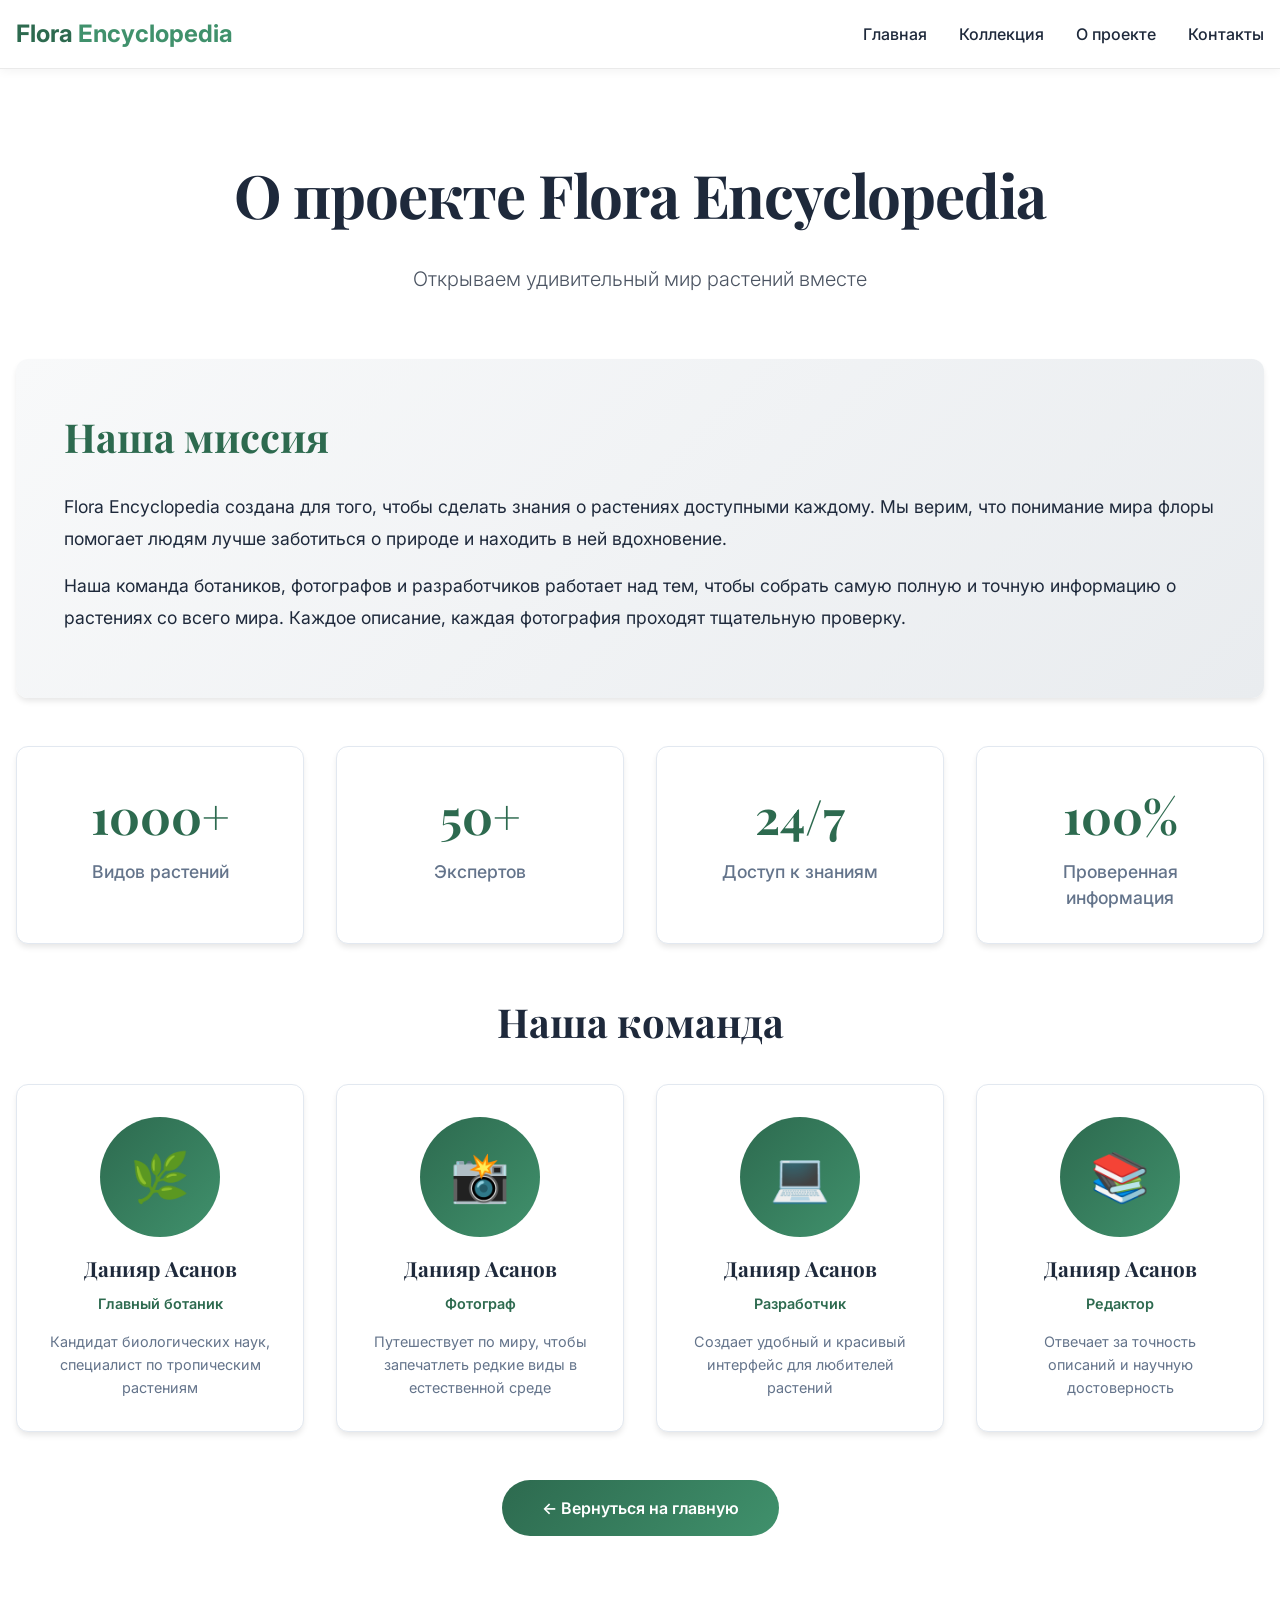
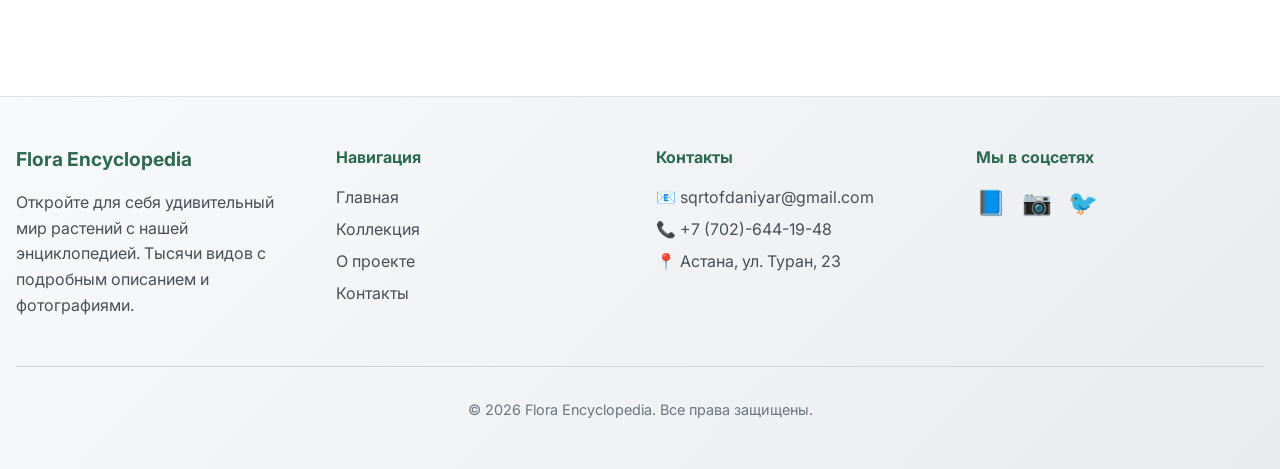
<file: about.html>
<!DOCTYPE html>
<html lang="ru">

<head>
    <meta charset="UTF-8">
    <meta name="viewport" content="width=device-width, initial-scale=1.0, maximum-scale=5.0">
    <title>О проекте - Flora Encyclopedia</title>
    <meta name="theme-color" content="#2d6a4f">
    <meta name="apple-mobile-web-app-capable" content="yes">
    <meta name="apple-mobile-web-app-status-bar-style" content="black-translucent">
    <link rel="icon" type="image/png" href="flower-encyclopedia--daniyarasanov20.replit.app_files/assets/logo/logo.png">
    <link rel="apple-touch-icon" href="flower-encyclopedia--daniyarasanov20.replit.app_files/assets/logo/logo.png">
    <link rel="preconnect" href="https://fonts.googleapis.com">
    <link rel="preconnect" href="https://fonts.gstatic.com" crossorigin>
    <link
        href="https://fonts.googleapis.com/css2?family=Inter:wght@300;400;500;600;700&family=Playfair+Display:wght@700;800&display=swap"
        rel="stylesheet">
    <link rel="stylesheet" href="styles.css">
    <style>
        .about-section {
            max-width: 1280px;
            margin: 0 auto;
            padding: 5rem 1rem;
        }

        .about-header {
            text-align: center;
            margin-bottom: 4rem;
        }

        .about-header h1 {
            font-size: 3.75rem;
            font-family: 'Playfair Display', serif;
            font-weight: 700;
            color: #1e293b;
            margin-bottom: 1.5rem;
            letter-spacing: -0.02em;
        }

        .about-header p {
            font-size: 1.25rem;
            color: rgba(30, 41, 59, 0.8);
            max-width: 42rem;
            margin: 0 auto;
            font-weight: 300;
            line-height: 1.6;
        }

        .mission-section {
            background: linear-gradient(135deg, #f8f9fa 0%, #e9ecef 100%);
            border-radius: 0.75rem;
            padding: 3rem;
            margin-bottom: 3rem;
            box-shadow: 0 4px 6px -1px rgba(0, 0, 0, 0.1);
        }

        .mission-section h2 {
            font-size: 2.5rem;
            font-family: 'Playfair Display', serif;
            font-weight: 700;
            color: #2d6a4f;
            margin-bottom: 1.5rem;
        }

        .mission-section p {
            font-size: 1.1rem;
            line-height: 1.8;
            margin-bottom: 1rem;
            color: #1e293b;
        }

        .stats-grid {
            display: grid;
            grid-template-columns: repeat(auto-fit, minmax(200px, 1fr));
            gap: 2rem;
            margin-bottom: 3rem;
        }

        .stat-card {
            background-color: #ffffff;
            border-radius: 0.75rem;
            padding: 2rem;
            text-align: center;
            box-shadow: 0 4px 6px -1px rgba(0, 0, 0, 0.1);
            transition: all 0.3s;
            border: 1px solid #e2e8f0;
        }

        .stat-card:hover {
            transform: translateY(-4px);
            box-shadow: 0 20px 25px -5px rgba(0, 0, 0, 0.1);
        }

        .stat-number {
            font-size: 3rem;
            font-weight: bold;
            color: #2d6a4f;
            margin-bottom: 0.5rem;
            font-family: 'Playfair Display', serif;
        }

        .stat-label {
            font-size: 1.1rem;
            color: #64748b;
            font-weight: 500;
        }

        .team-section {
            margin-bottom: 3rem;
        }

        .team-section h2 {
            font-size: 2.5rem;
            font-family: 'Playfair Display', serif;
            font-weight: 700;
            color: #1e293b;
            text-align: center;
            margin-bottom: 2rem;
        }

        .team-grid {
            display: grid;
            grid-template-columns: repeat(auto-fit, minmax(250px, 1fr));
            gap: 2rem;
        }

        .team-member {
            background-color: #ffffff;
            border-radius: 0.75rem;
            padding: 2rem;
            text-align: center;
            box-shadow: 0 4px 6px -1px rgba(0, 0, 0, 0.1);
            border: 1px solid #e2e8f0;
            transition: all 0.3s;
        }

        .team-member:hover {
            transform: translateY(-4px);
            box-shadow: 0 20px 25px -5px rgba(0, 0, 0, 0.1);
        }

        .member-avatar {
            width: 120px;
            height: 120px;
            background: linear-gradient(135deg, #2d6a4f 0%, #40916c 100%);
            border-radius: 50%;
            margin: 0 auto 1rem;
            display: flex;
            align-items: center;
            justify-content: center;
            font-size: 3rem;
        }

        .member-name {
            font-size: 1.3rem;
            font-weight: bold;
            color: #1e293b;
            margin-bottom: 0.5rem;
            font-family: 'Playfair Display', serif;
        }

        .member-role {
            color: #2d6a4f;
            font-size: 0.9rem;
            font-weight: 600;
            margin-bottom: 1rem;
        }

        .member-bio {
            font-size: 0.9rem;
            color: #64748b;
            line-height: 1.6;
        }

        .back-home {
            text-align: center;
            margin-top: 3rem;
        }

        .back-button {
            display: inline-block;
            padding: 1rem 2.5rem;
            background: linear-gradient(135deg, #2d6a4f 0%, #40916c 100%);
            color: white;
            text-decoration: none;
            border-radius: 50px;
            font-weight: 600;
            transition: transform 0.2s, box-shadow 0.2s;
        }

        .back-button:hover {
            transform: translateY(-2px);
            box-shadow: 0 5px 15px rgba(45, 106, 79, 0.3);
        }

        @media (max-width: 768px) {
            .about-header h1 {
                font-size: 2.5rem;
            }

            .mission-section {
                padding: 2rem;
            }

            .mission-section h2 {
                font-size: 2rem;
            }
        }
    </style>
</head>

<body>
    <header class="site-header">
        <div class="header-container">
            <div class="logo">
                <span class="logo-primary">Flora</span>
                <span class="logo-secondary">Encyclopedia</span>
            </div>
            <button class="menu-toggle" aria-label="Toggle menu">
                <span></span>
                <span></span>
                <span></span>
            </button>
            <nav class="nav-menu">
                <a href="index.html" class="nav-link">Главная</a>
                <a href="collection.html" class="nav-link">Коллекция</a>
                <a href="about.html" class="nav-link">О проекте</a>
                <a href="index.html#contacts" class="nav-link">Контакты</a>
            </nav>
        </div>
    </header>

    <main>
        <section class="about-section">
            <!-- Заголовок -->
            <div class="about-header">
                <h1>О проекте Flora Encyclopedia</h1>
                <p>Открываем удивительный мир растений вместе</p>
            </div>

            <!-- Миссия -->
            <div class="mission-section">
                <h2>Наша миссия</h2>
                <p>Flora Encyclopedia создана для того, чтобы сделать знания о растениях доступными каждому. Мы верим,
                    что понимание мира флоры помогает людям лучше заботиться о природе и находить в ней вдохновение.</p>
                <p>Наша команда ботаников, фотографов и разработчиков работает над тем, чтобы собрать самую полную и
                    точную информацию о растениях со всего мира. Каждое описание, каждая фотография проходят тщательную
                    проверку.</p>
            </div>

            <!-- Статистика -->
            <div class="stats-grid">
                <div class="stat-card">
                    <div class="stat-number">1000+</div>
                    <div class="stat-label">Видов растений</div>
                </div>
                <div class="stat-card">
                    <div class="stat-number">50+</div>
                    <div class="stat-label">Экспертов</div>
                </div>
                <div class="stat-card">
                    <div class="stat-number">24/7</div>
                    <div class="stat-label">Доступ к знаниям</div>
                </div>
                <div class="stat-card">
                    <div class="stat-number">100%</div>
                    <div class="stat-label">Проверенная информация</div>
                </div>
            </div>

            <!-- Команда -->
            <div class="team-section">
                <h2>Наша команда</h2>
                <div class="team-grid">
                    <div class="team-member">
                        <div class="member-avatar">🌿</div>
                        <div class="member-name">Данияр Асанов</div>
                        <div class="member-role">Главный ботаник</div>
                        <div class="member-bio">Кандидат биологических наук, специалист по тропическим растениям</div>
                    </div>

                    <div class="team-member">
                        <div class="member-avatar">📸</div>
                        <div class="member-name">Данияр Асанов</div>
                        <div class="member-role">Фотограф</div>
                        <div class="member-bio">Путешествует по миру, чтобы запечатлеть редкие виды в естественной среде
                        </div>
                    </div>

                    <div class="team-member">
                        <div class="member-avatar">💻</div>
                        <div class="member-name">Данияр Асанов</div>
                        <div class="member-role">Разработчик</div>
                        <div class="member-bio">Создает удобный и красивый интерфейс для любителей растений</div>
                    </div>

                    <div class="team-member">
                        <div class="member-avatar">📚</div>
                        <div class="member-name">Данияр Асанов</div>
                        <div class="member-role">Редактор</div>
                        <div class="member-bio">Отвечает за точность описаний и научную достоверность</div>
                    </div>
                </div>
            </div>

            <!-- Кнопка возврата -->
            <div class="back-home">
                <a href="index.html" class="back-button">← Вернуться на главную</a>
            </div>
        </section>
    </main>

    <!-- Подвал -->
    <footer class="site-footer" id="contacts">
        <div class="footer-container">
            <div class="footer-grid">
                <!-- О проекте -->
                <div>
                    <h4 class="footer-title">Flora Encyclopedia</h4>
                    <p class="footer-text">Откройте для себя удивительный мир растений с нашей энциклопедией. Тысячи
                        видов с
                        подробным описанием и фотографиями.</p>
                </div>

                <!-- Навигация -->
                <div>
                    <h4 class="footer-subtitle">Навигация</h4>
                    <ul class="footer-links">
                        <li><a href="index.html">Главная</a></li>
                        <li><a href="collection.html">Коллекция</a></li>
                        <li><a href="about.html">О проекте</a></li>
                        <li><a href="index.html#contacts">Контакты</a></li>
                    </ul>
                </div>

                <!-- Контакты -->
                <div>
                    <h4 class="footer-subtitle">Контакты</h4>
                    <ul class="footer-links">
                        <li class="contact-info">📧 sqrtofdaniyar@gmail.com</li>
                        <li class="contact-info">📞 +7 (702)-644-19-48</li>
                        <li class="contact-info">📍 Астана, ул. Туран, 23</li>
                    </ul>
                </div>

                <!-- Соцсети -->
                <div>
                    <h4 class="footer-subtitle">Мы в соцсетях</h4>
                    <div class="social-links">
                        <a href="#" class="social-link">📘</a>
                        <a href="#" class="social-link">📷</a>
                        <a href="#" class="social-link">🐦</a>
                    </div>
                </div>
            </div>

            <!-- Копирайт -->
            <div class="footer-bottom">
                © 2026 Flora Encyclopedia. Все права защищены.
            </div>
        </div>
    </footer>

    <script src="script.js"></script>
</body>

</html>
</file>
<file: styles.css>
/* styles.css */
* {
    margin: 0;
    padding: 0;
    box-sizing: border-box;
}

body {
    font-family: 'Inter', -apple-system, BlinkMacSystemFont, sans-serif;
    background-color: #ffffff;
    color: #1e293b;
    line-height: 1.5;
}

/* Header */
.site-header {
    background-color: #ffffff;
    border-bottom: 1px solid #eaeaea;
    padding: 1rem 0;
    position: sticky;
    top: 0;
    z-index: 50;
    box-shadow: 0 2px 10px rgba(0, 0, 0, 0.05);
}

.header-container {
    max-width: 1280px;
    margin: 0 auto;
    padding: 0 1rem;
    display: flex;
    align-items: center;
    justify-content: space-between;
    flex-wrap: wrap;
    gap: 1rem;
}

.logo {
    font-size: 1.5rem;
    font-weight: bold;
}

.logo-primary {
    color: #2d6a4f;
}

.logo-secondary {
    color: #40916c;
}

.nav-menu {
    display: flex;
    gap: 2rem;
    flex-wrap: wrap;
}

.nav-link {
    text-decoration: none;
    color: #1e293b;
    font-weight: 500;
    transition: color 0.2s;
}

.nav-link:hover {
    color: #2d6a4f;
}

/* Hero Section */
.hero-section {
    position: relative;
    height: 70vh;
    display: flex;
    align-items: center;
    justify-content: center;
    overflow: hidden;
}

.hero-background {
    position: absolute;
    inset: 0;
    z-index: 0;
}

.hero-image {
    width: 100%;
    height: 100%;
    object-fit: cover;
    opacity: 0.9;
}

.hero-overlay {
    position: absolute;
    inset: 0;
    background: linear-gradient(to bottom, transparent, rgba(0, 0, 0, 0.2), rgba(0, 0, 0, 0.3));
}

.hero-content {
    position: relative;
    z-index: 10;
    max-width: 1280px;
    margin: 0 auto;
    padding: 0 1rem;
    text-align: center;
}

.hero-title {
    font-size: 3.75rem;
    font-family: 'Playfair Display', serif;
    font-weight: 700;
    color: #1e293b;
    margin-bottom: 1.5rem;
    text-shadow: 0 2px 4px rgba(0, 0, 0, 0.1);
    letter-spacing: -0.02em;
}

.hero-title-italic {
    color: #2d6a4f;
    font-style: italic;
}

.hero-description {
    font-size: 1.25rem;
    color: rgba(30, 41, 59, 0.8);
    max-width: 42rem;
    margin: 0 auto 2.5rem;
    font-weight: 300;
    line-height: 1.6;
}

/* Search */
.search-container {
    max-width: 28rem;
    margin: 0 auto;
    position: relative;
}

.search-group {
    position: relative;
}

.search-icon {
    position: absolute;
    left: 0.75rem;
    top: 50%;
    transform: translateY(-50%);
    pointer-events: none;
}

.search-icon svg {
    width: 1.25rem;
    height: 1.25rem;
    color: #64748b;
    transition: color 0.2s;
}

.search-group:focus-within .search-icon svg {
    color: #2d6a4f;
}

.search-input {
    width: 100%;
    padding: 0.75rem 1rem 0.75rem 2.5rem;
    font-size: 1.125rem;
    background-color: rgba(255, 255, 255, 0.8);
    backdrop-filter: blur(8px);
    border: 2px solid rgba(45, 106, 79, 0.1);
    border-radius: 1rem;
    transition: all 0.3s;
    outline: none;
}

.search-input:hover {
    background-color: rgba(255, 255, 255, 0.95);
}

.search-input:focus {
    border-color: #2d6a4f;
    box-shadow: 0 0 0 4px rgba(45, 106, 79, 0.1);
}

/* Collection Section */
.collection-section {
    max-width: 1280px;
    margin: 0 auto;
    padding: 5rem 1rem;
}

.collection-header {
    display: flex;
    align-items: flex-end;
    justify-content: space-between;
    margin-bottom: 3rem;
    border-bottom: 1px solid #e2e8f0;
    padding-bottom: 1.5rem;
}

.collection-title {
    font-size: 2.5rem;
    font-family: 'Playfair Display', serif;
    font-weight: 700;
    color: #1e293b;
    margin-bottom: 0.5rem;
}

/* Flower Grid */
.flower-grid {
    display: grid;
    grid-template-columns: repeat(1, 1fr);
    gap: 2rem;
}

@media (min-width: 640px) {
    .flower-grid {
        grid-template-columns: repeat(2, 1fr);
    }

    .hero-title {
        font-size: 4.5rem;
    }

    .hero-description {
        font-size: 1.5rem;
    }
}

@media (min-width: 1024px) {
    .flower-grid {
        grid-template-columns: repeat(3, 1fr);
    }
}

@media (min-width: 1280px) {
    .flower-grid {
        grid-template-columns: repeat(4, 1fr);
    }

    .hero-title {
        font-size: 6rem;
    }
}

/* Flower Card */
.flower-card {
    border-radius: 0.75rem;
    overflow: hidden;
    cursor: pointer;
    border: none;
    box-shadow: 0 4px 6px -1px rgba(0, 0, 0, 0.1);
    transition: all 0.3s;
    background-color: #ffffff;
}

.flower-card:hover {
    box-shadow: 0 20px 25px -5px rgba(0, 0, 0, 0.1);
    transform: translateY(-4px);
}

.card-image-container {
    position: relative;
    aspect-ratio: 3/4;
    overflow: hidden;
}

.card-image {
    width: 100%;
    height: 100%;
    object-fit: cover;
    transition: transform 0.7s;
}

.flower-card:hover .card-image {
    transform: scale(1.1);
}

.image-overlay {
    position: absolute;
    inset: 0;
    background: linear-gradient(to top, rgba(0, 0, 0, 0.5), transparent);
    opacity: 0;
    transition: opacity 0.3s;
}

.flower-card:hover .image-overlay {
    opacity: 1;
}

.scientific-name {
    position: absolute;
    bottom: 1rem;
    left: 1rem;
    right: 1rem;
    transform: translateY(1rem);
    opacity: 0;
    transition: all 0.3s;
}

.flower-card:hover .scientific-name {
    transform: translateY(0);
    opacity: 1;
}

.scientific-name p {
    color: white;
    font-size: 0.875rem;
    font-weight: 500;
    overflow: hidden;
    text-overflow: ellipsis;
    white-space: nowrap;
}

.card-content {
    padding: 1.25rem;
}

.card-header {
    display: flex;
    justify-content: space-between;
    align-items: flex-start;
    margin-bottom: 0.5rem;
}

.flower-name {
    font-family: 'Playfair Display', serif;
    font-size: 1.5rem;
    font-weight: 700;
    color: #1e293b;
    margin-bottom: 0.25rem;
    transition: color 0.2s;
}

.flower-card:hover .flower-name {
    color: #2d6a4f;
}

.flower-family {
    color: #64748b;
    font-size: 0.875rem;
    font-weight: 500;
}

.difficulty-badge {
    display: inline-flex;
    align-items: center;
    border-radius: 0.375rem;
    padding: 0.25rem 0.75rem;
    font-size: 0.75rem;
    font-weight: 600;
    border: 1px solid rgba(45, 106, 79, 0.2);
    color: #2d6a4f;
    background-color: rgba(45, 106, 79, 0.05);
    transition: all 0.2s;
}

.difficulty-badge:hover {
    transform: scale(1.05);
}

.tags-container {
    padding: 0 1.25rem 1rem;
    display: flex;
    gap: 0.5rem;
    overflow-x: auto;
    scrollbar-width: thin;
}

.tag {
    font-size: 0.75rem;
    color: #64748b;
    background-color: #f1f5f9;
    padding: 0.25rem 0.75rem;
    border-radius: 9999px;
    white-space: nowrap;
}

/* Footer */
.site-footer {
    background: linear-gradient(135deg, #f8f9fa 0%, #e9ecef 100%);
    border-top: 1px solid #dee2e6;
    padding: 3rem 0;
    margin-top: 5rem;
}

.footer-container {
    max-width: 1280px;
    margin: 0 auto;
    padding: 0 1rem;
}

.footer-grid {
    display: grid;
    grid-template-columns: repeat(auto-fit, minmax(250px, 1fr));
    gap: 2rem;
    margin-bottom: 3rem;
}

.footer-title {
    font-size: 1.2rem;
    font-weight: bold;
    color: #2d6a4f;
    margin-bottom: 1rem;
}

.footer-text {
    color: #495057;
    line-height: 1.6;
}

.footer-subtitle {
    font-size: 1rem;
    font-weight: bold;
    color: #2d6a4f;
    margin-bottom: 1rem;
}

.footer-links {
    list-style: none;
    padding: 0;
    margin: 0;
}

.footer-links li {
    margin-bottom: 0.5rem;
}

.footer-links a {
    text-decoration: none;
    color: #495057;
    transition: color 0.2s;
}

.footer-links a:hover {
    color: #2d6a4f;
}

.contact-info {
    color: #495057;
    margin-bottom: 0.5rem;
}

.social-links {
    display: flex;
    gap: 1rem;
}

.social-link {
    text-decoration: none;
    color: #495057;
    font-size: 1.5rem;
    transition: color 0.2s;
}

.social-link:hover {
    color: #2d6a4f;
}

.footer-bottom {
    border-top: 1px solid #ced4da;
    padding-top: 2rem;
    text-align: center;
    color: #6c757d;
    font-size: 0.9rem;
}

/* Modal */
.flower-modal {
    position: fixed;
    top: 0;
    left: 0;
    width: 100%;
    height: 100%;
    background-color: rgba(0, 0, 0, 0.8);
    display: flex;
    align-items: center;
    justify-content: center;
    z-index: 1000;
    opacity: 0;
    transition: opacity 0.3s ease;
    backdrop-filter: blur(5px);
}

.flower-modal .modal-content {
    background: linear-gradient(135deg, #ffffff 0%, #f8f9fa 100%);
    border-radius: 20px;
    max-width: 500px;
    width: 90%;
    max-height: 90vh;
    overflow-y: auto;
    position: relative;
    box-shadow: 0 25px 50px -12px rgba(0, 0, 0, 0.25);
    transform: scale(0.9);
    transition: transform 0.3s ease;
}

.flower-modal .modal-close {
    position: absolute;
    top: 10px;
    right: 15px;
    font-size: 28px;
    background: none;
    border: none;
    cursor: pointer;
    color: #666;
    z-index: 1;
    width: 40px;
    height: 40px;
    display: flex;
    align-items: center;
    justify-content: center;
    border-radius: 50%;
    background-color: rgba(255, 255, 255, 0.9);
    transition: all 0.2s;
}

.flower-modal .modal-close:hover {
    background-color: #e2e8f0;
}

.flower-modal .modal-image {
    width: 100%;
    height: 300px;
    object-fit: cover;
    border-top-left-radius: 20px;
    border-top-right-radius: 20px;
}

.flower-modal .modal-body {
    padding: 2rem;
}

.flower-modal .modal-title {
    font-family: 'Playfair Display', serif;
    font-size: 2rem;
    color: #1e293b;
    margin-bottom: 0.5rem;
}

.flower-modal .modal-scientific {
    font-size: 1rem;
    color: #2d6a4f;
    font-style: italic;
    margin-bottom: 1rem;
}

.flower-modal .modal-family {
    font-size: 1.1rem;
    color: #64748b;
    margin-bottom: 1.5rem;
    padding-bottom: 1rem;
    border-bottom: 1px solid #e2e8f0;
}

.flower-modal .modal-description {
    color: #1e293b;
    line-height: 1.8;
    margin-bottom: 1.5rem;
}

.flower-modal .close-modal-btn {
    background: linear-gradient(135deg, #2d6a4f 0%, #40916c 100%);
    color: white;
    border: none;
    padding: 12px 30px;
    border-radius: 50px;
    font-size: 1rem;
    font-weight: 600;
    cursor: pointer;
    transition: transform 0.2s, box-shadow 0.2s;
    width: 100%;
}

.flower-modal .close-modal-btn:hover {
    transform: translateY(-2px);
    box-shadow: 0 5px 15px rgba(45, 106, 79, 0.3);
}

/* Utilities */
.fade-in {
    opacity: 0;
    animation: fadeIn 0.5s ease-in forwards;
}

@keyframes fadeIn {
    from {
        opacity: 0;
        transform: translateY(20px);
    }

    to {
        opacity: 1;
        transform: translateY(0);
    }
}

.no-results-message {
    text-align: center;
    padding: 3rem;
    color: #64748b;
    font-size: 1.2rem;
    grid-column: 1 / -1;
}

/* ==========================================
   КРОССПЛАТФОРМЕННОСТЬ И АДАПТИВНОСТЬ
   ========================================== */

/* Кнопка бургер-меню - по умолчанию скрыта */
.menu-toggle {
    display: none;
}

/* Мобильные устройства (до 480px) */
@media (max-width: 480px) {

    /* Хедер */
    .site-header {
        padding: 0.75rem 0;
    }

    .header-container {
        flex-wrap: wrap;
        padding: 0 0.75rem;
    }

    .logo {
        font-size: 1.25rem;
    }

    /* Мобильное меню */
    .nav-menu {
        order: 3;
        width: 100%;
        flex-direction: column;
        gap: 0;
        max-height: 0;
        overflow: hidden;
        transition: max-height 0.3s ease;
        background: #f8f9fa;
        border-radius: 0.5rem;
        margin-top: 0.5rem;
    }

    .nav-menu.open {
        max-height: 300px;
    }

    .nav-link {
        font-size: 1rem;
        padding: 0.75rem 1rem;
        border-bottom: 1px solid #e2e8f0;
        display: block;
    }

    .nav-link:last-child {
        border-bottom: none;
    }

    /* Кнопка бургер-меню - показываем на мобильных */
    .menu-toggle {
        display: flex;
    }

    .menu-toggle span {
        display: block;
        width: 1.5rem;
        height: 2px;
        background: #2d6a4f;
        margin: 4px 0;
        transition: all 0.3s;
        border-radius: 2px;
    }

    .menu-toggle.active span:nth-child(1) {
        transform: rotate(45deg) translate(5px, 5px);
    }

    .menu-toggle.active span:nth-child(2) {
        opacity: 0;
    }

    .menu-toggle.active span:nth-child(3) {
        transform: rotate(-45deg) translate(7px, -6px);
    }

    /* Hero секция */
    .hero-section {
        height: auto;
        min-height: 60vh;
        padding: 3rem 1rem;
    }

    .hero-title {
        font-size: 2.25rem;
        letter-spacing: -0.01em;
    }

    .hero-title-italic {
        display: block;
    }

    .hero-description {
        font-size: 1rem;
        max-width: 100%;
        padding: 0 0.5rem;
    }

    /* Поиск */
    .search-container {
        max-width: 100%;
    }

    .search-input {
        font-size: 1rem;
        padding: 0.625rem 0.75rem 0.625rem 2.25rem;
    }

    .search-icon svg {
        width: 1rem;
        height: 1rem;
    }

    /* Коллекция */
    .collection-section {
        padding: 3rem 0.75rem;
    }

    .collection-header {
        flex-direction: column;
        align-items: flex-start;
    }

    .collection-title {
        font-size: 1.75rem;
    }

    /* Карточки */
    .flower-grid {
        grid-template-columns: 1fr;
        gap: 1.25rem;
    }

    .card-image-container {
        aspect-ratio: 4/3;
    }

    .card-content {
        padding: 1rem;
    }

    .flower-name {
        font-size: 1.25rem;
    }

    .tags-container {
        padding: 0 1rem 0.75rem;
    }

    /* Футер */
    .site-footer {
        padding: 2rem 0;
        margin-top: 3rem;
    }

    .footer-grid {
        grid-template-columns: 1fr;
        gap: 1.5rem;
    }

    .footer-text {
        font-size: 0.9rem;
    }

    /* Модальное окно */
    .flower-modal .modal-content {
        width: 95%;
        border-radius: 15px;
    }

    .flower-modal .modal-image {
        height: 200px;
    }

    .flower-modal .modal-body {
        padding: 1.25rem;
    }

    .flower-modal .modal-title {
        font-size: 1.5rem;
    }

    .flower-modal .modal-scientific {
        font-size: 0.875rem;
    }

    .flower-modal .modal-family {
        font-size: 0.9rem;
    }

    .flower-modal .modal-description {
        font-size: 0.9rem;
        line-height: 1.6;
    }
}

/* Планшеты (481px - 768px) */
@media (min-width: 481px) and (max-width: 768px) {
    .header-container {
        padding: 0 1rem;
    }

    .nav-menu {
        gap: 1.25rem;
    }

    .hero-section {
        height: 55vh;
    }

    .hero-title {
        font-size: 3rem;
    }

    .hero-description {
        font-size: 1.125rem;
    }

    .collection-title {
        font-size: 2rem;
    }

    .flower-grid {
        grid-template-columns: repeat(2, 1fr);
        gap: 1.5rem;
    }

    .card-image-container {
        aspect-ratio: 3/4;
    }

    .footer-grid {
        grid-template-columns: repeat(2, 1fr);
        gap: 1.5rem;
    }

    /* Модальное окно */
    .flower-modal .modal-content {
        width: 90%;
    }

    .flower-modal .modal-image {
        height: 250px;
    }
}

/* Маленькие планшеты / большие мобильные (769px - 1024px) */
@media (min-width: 769px) and (max-width: 1024px) {
    .hero-section {
        height: 60vh;
    }

    .hero-title {
        font-size: 4.5rem;
    }

    .flower-grid {
        grid-template-columns: repeat(3, 1fr);
    }

    .footer-grid {
        grid-template-columns: repeat(2, 1fr);
    }
}

/* Страница коллекции - адаптивность */
@media (max-width: 768px) {
    .collection-hero {
        padding: 2rem 1rem;
    }

    .collection-hero h1 {
        font-size: 2rem;
    }

    .collection-hero p {
        font-size: 1rem;
    }

    .season-filter {
        flex-direction: column;
        align-items: center;
        padding: 1.5rem 1rem;
        gap: 0.75rem;
        top: 60px;
    }

    .season-btn {
        width: 100%;
        max-width: 250px;
        justify-content: center;
        padding: 0.625rem 1.25rem;
        font-size: 0.9rem;
    }

    .season-section {
        padding: 2rem 1rem;
    }

    .season-header h2 {
        font-size: 1.5rem;
    }

    .back-btn {
        padding: 0.875rem 1.75rem;
        font-size: 0.95rem;
    }
}

/* Страница "О проекте" - адаптивность */
@media (max-width: 768px) {
    .about-section {
        padding: 3rem 1rem;
    }

    .about-header h1 {
        font-size: 2rem;
    }

    .about-header p {
        font-size: 1rem;
    }

    .mission-section {
        padding: 1.5rem;
    }

    .mission-section h2 {
        font-size: 1.75rem;
    }

    .mission-section p {
        font-size: 1rem;
    }

    .stats-grid {
        grid-template-columns: repeat(2, 1fr);
        gap: 1rem;
    }

    .stat-number {
        font-size: 2rem;
    }

    .stat-label {
        font-size: 0.9rem;
    }

    .team-section h2 {
        font-size: 1.75rem;
    }

    .team-grid {
        grid-template-columns: 1fr;
        gap: 1.25rem;
    }

    .member-avatar {
        width: 80px;
        height: 80px;
        font-size: 2rem;
    }

    .member-name {
        font-size: 1.1rem;
    }

    .back-button {
        padding: 0.875rem 2rem;
        font-size: 0.95rem;
    }
}

@media (max-width: 768px) {
    .search-input {
        -webkit-appearance: none;
        appearance: none;
        font-size: 16px !important;
        /* Предотвращает зум на iOS */
    }

    .flower-card {
        -webkit-transform: translateZ(0);
        transform: translateZ(0);
        will-change: transform, opacity;
        transition: opacity 0.2s ease-out, transform 0.2s ease-out !important;
    }

    /* Убираем задержки для лучшего отклика */
    .flower-card[style*="display: none"] {
        transition: none !important;
    }

    .season-filter {
        position: sticky;
        top: 60px;
        background: rgba(248, 249, 250, 0.95);
        backdrop-filter: blur(8px);
        -webkit-backdrop-filter: blur(8px);
    }
}

/* Стили для сообщения об отсутствии результатов */
.no-results-message {
    text-align: center;
    padding: 2rem;
    color: #64748b;
    font-size: 1.1rem;
    grid-column: 1 / -1;
    animation: fadeIn 0.3s ease-out;
}

@keyframes fadeIn {
    from {
        opacity: 0;
        transform: translateY(10px);
    }

    to {
        opacity: 1;
        transform: translateY(0);
    }
}

/* Очень маленькие экраны (до 360px) */
@media (max-width: 360px) {
    .hero-title {
        font-size: 1.75rem;
    }

    .hero-description {
        font-size: 0.875rem;
    }

    .nav-menu {
        gap: 0.5rem;
    }

    .nav-link {
        font-size: 0.75rem;
    }

    .collection-title {
        font-size: 1.5rem;
    }

    .flower-name {
        font-size: 1.1rem;
    }

    .flower-family {
        font-size: 0.75rem;
    }

    .difficulty-badge {
        font-size: 0.65rem;
        padding: 0.125rem 0.5rem;
    }

    .tag {
        font-size: 0.65rem;
        padding: 0.125rem 0.5rem;
    }
}

/* Горизонтальная ориентация на мобильных */
@media (max-width: 768px) and (orientation: landscape) {
    .hero-section {
        height: auto;
        padding: 3rem 1rem;
    }

    .hero-title {
        font-size: 2.5rem;
    }

    .hero-description {
        margin-bottom: 1.5rem;
    }

    .flower-grid {
        grid-template-columns: repeat(2, 1fr);
    }
}

/* Печать */
@media print {

    .site-header,
    .site-footer,
    .search-container,
    .flower-modal {
        display: none;
    }

    .hero-section {
        height: auto;
        padding: 2rem 0;
    }

    .hero-title {
        font-size: 2rem;
        color: #000;
    }

    .flower-card {
        break-inside: avoid;
        page-break-inside: avoid;
    }

    .flower-grid {
        grid-template-columns: repeat(2, 1fr);
    }
}

/* Уменьшенное движение для пользователей с предпочтениями */
@media (prefers-reduced-motion: reduce) {

    *,
    *::before,
    *::after {
        animation-duration: 0.01ms !important;
        animation-iteration-count: 1 !important;
        transition-duration: 0.01ms !important;
        scroll-behavior: auto !important;
    }
}

/* Поддержка высоких экранов */
@media (min-height: 900px) {
    .hero-section {
        height: 75vh;
    }

    .hero-title {
        font-size: 6.5rem;
    }
}

/* Поддержка сверхшироких экранов */
@media (min-width: 1920px) {

    .header-container,
    .hero-content,
    .collection-section,
    .footer-container {
        max-width: 1600px;
    }

    .flower-grid {
        grid-template-columns: repeat(4, 1fr);
    }

    .hero-title {
        font-size: 7rem;
    }
}

/* Поддержка iPad Pro и подобных планшетов */
@media only screen and (min-width: 768px) and (max-width: 1024px) and (orientation: portrait) {
    .hero-section {
        height: 50vh;
    }

    .hero-title {
        font-size: 3.5rem;
    }

    .flower-grid {
        grid-template-columns: repeat(2, 1fr);
    }
}

@media only screen and (min-width: 768px) and (max-width: 1024px) and (orientation: landscape) {
    .flower-grid {
        grid-template-columns: repeat(3, 1fr);
    }
}

/* Поддержка iPhone SE и подобных */
@media only screen and (device-width: 320px) and (device-height: 568px) and (-webkit-device-pixel-ratio: 2) {
    .hero-title {
        font-size: 1.75rem;
    }

    .hero-description {
        font-size: 0.875rem;
    }

    .nav-menu {
        gap: 0.5rem;
    }
}
</file>
